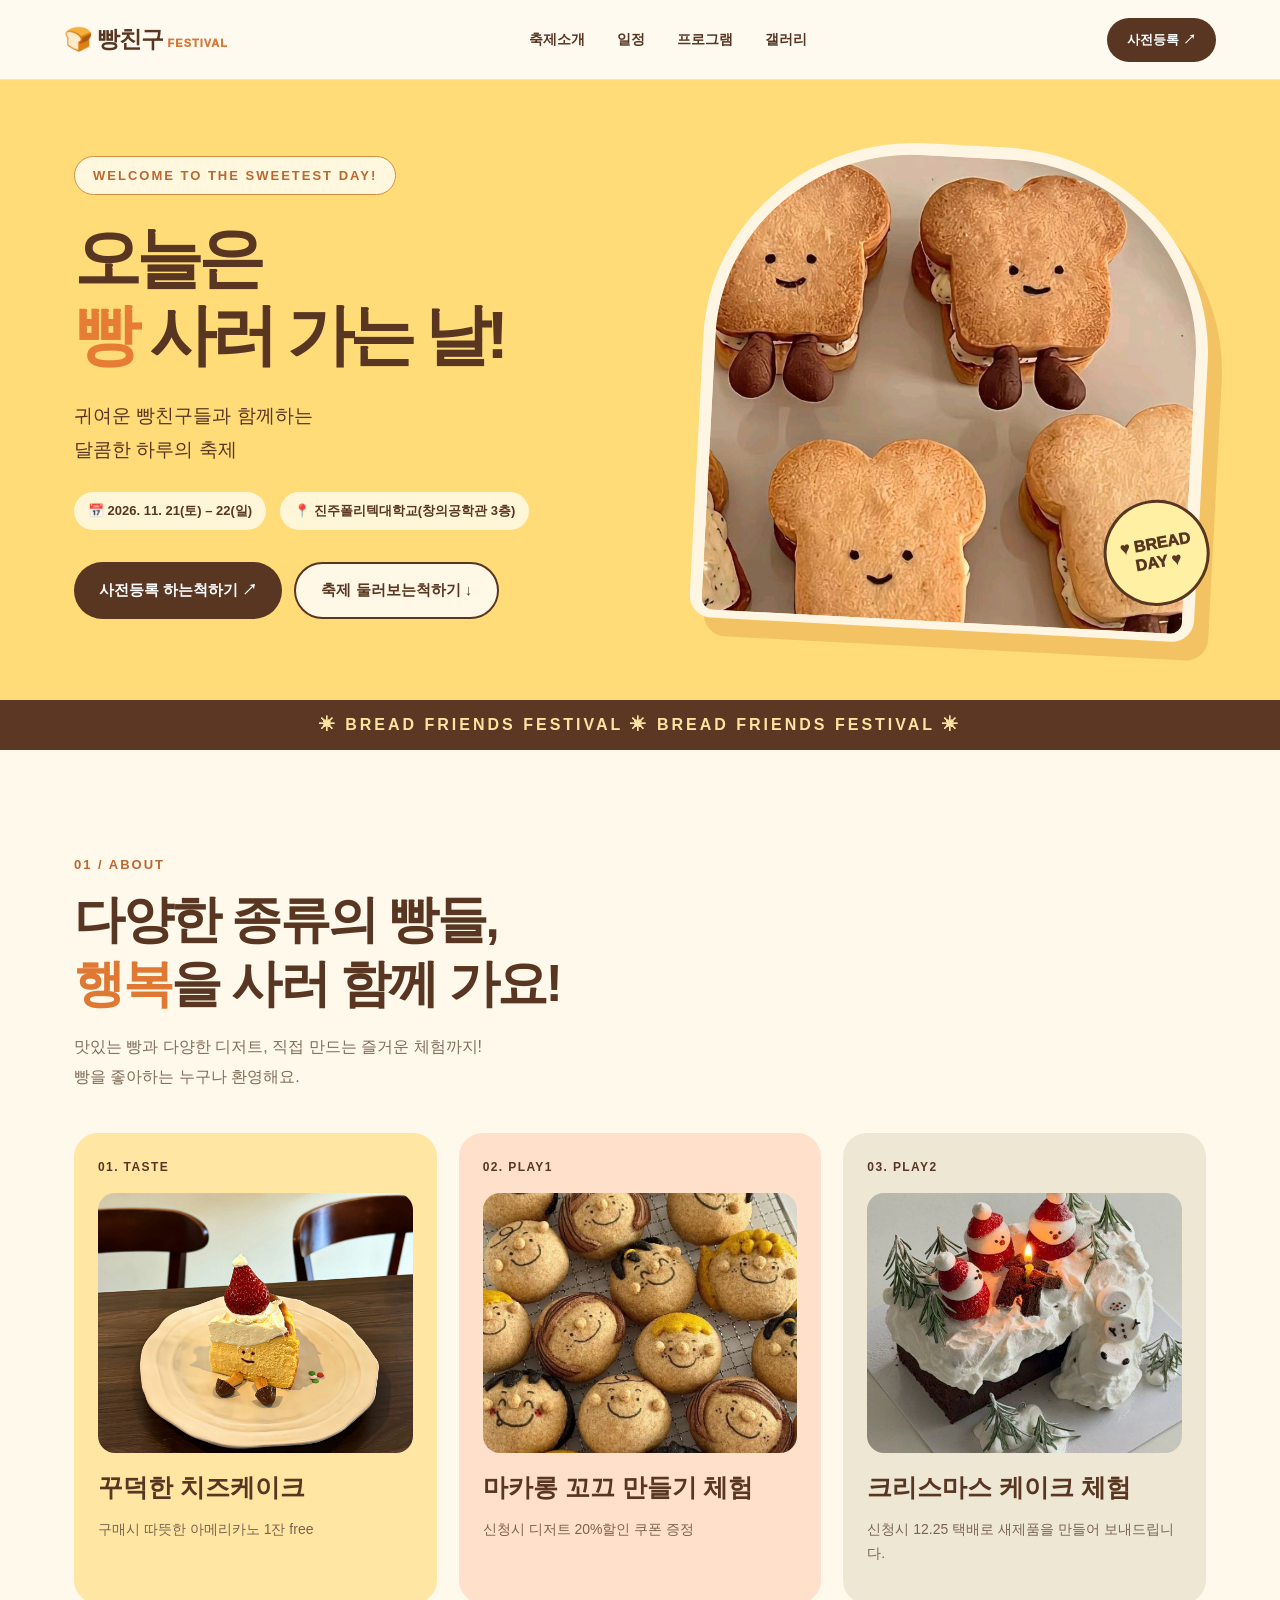
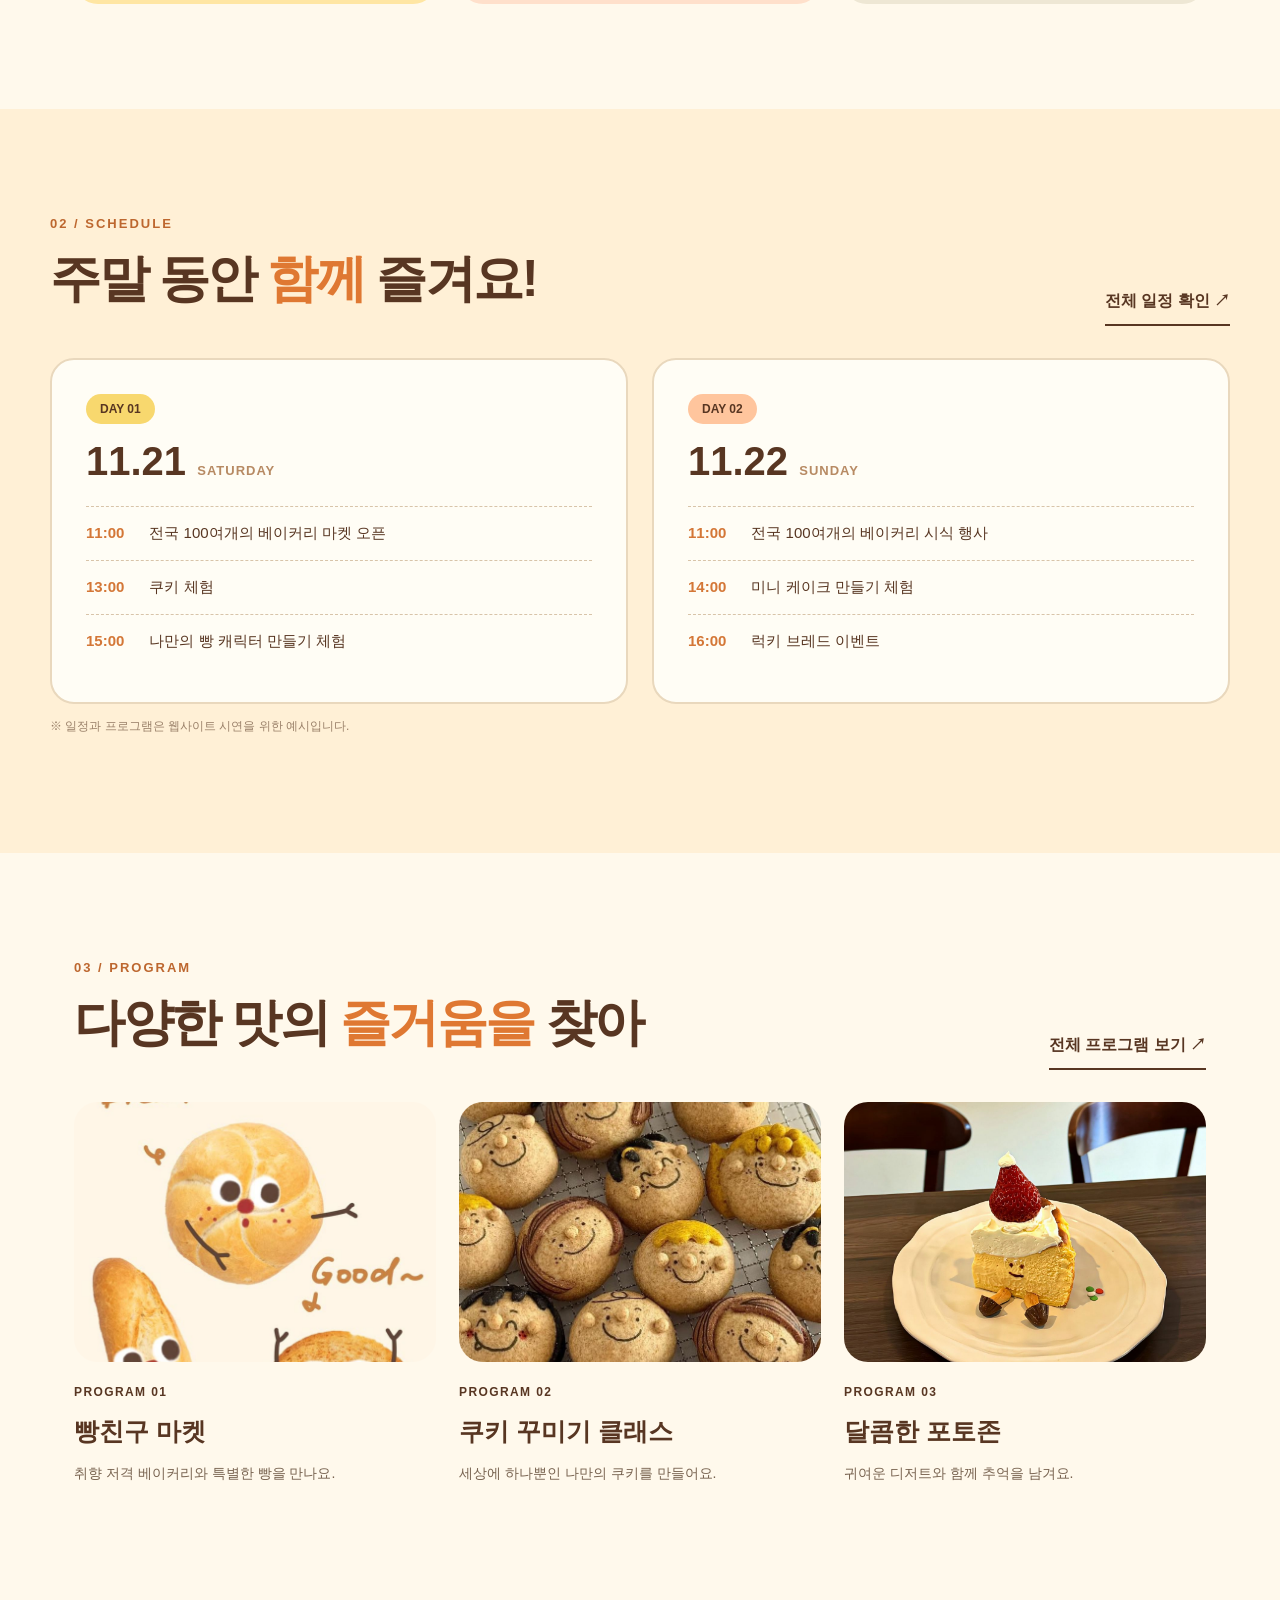
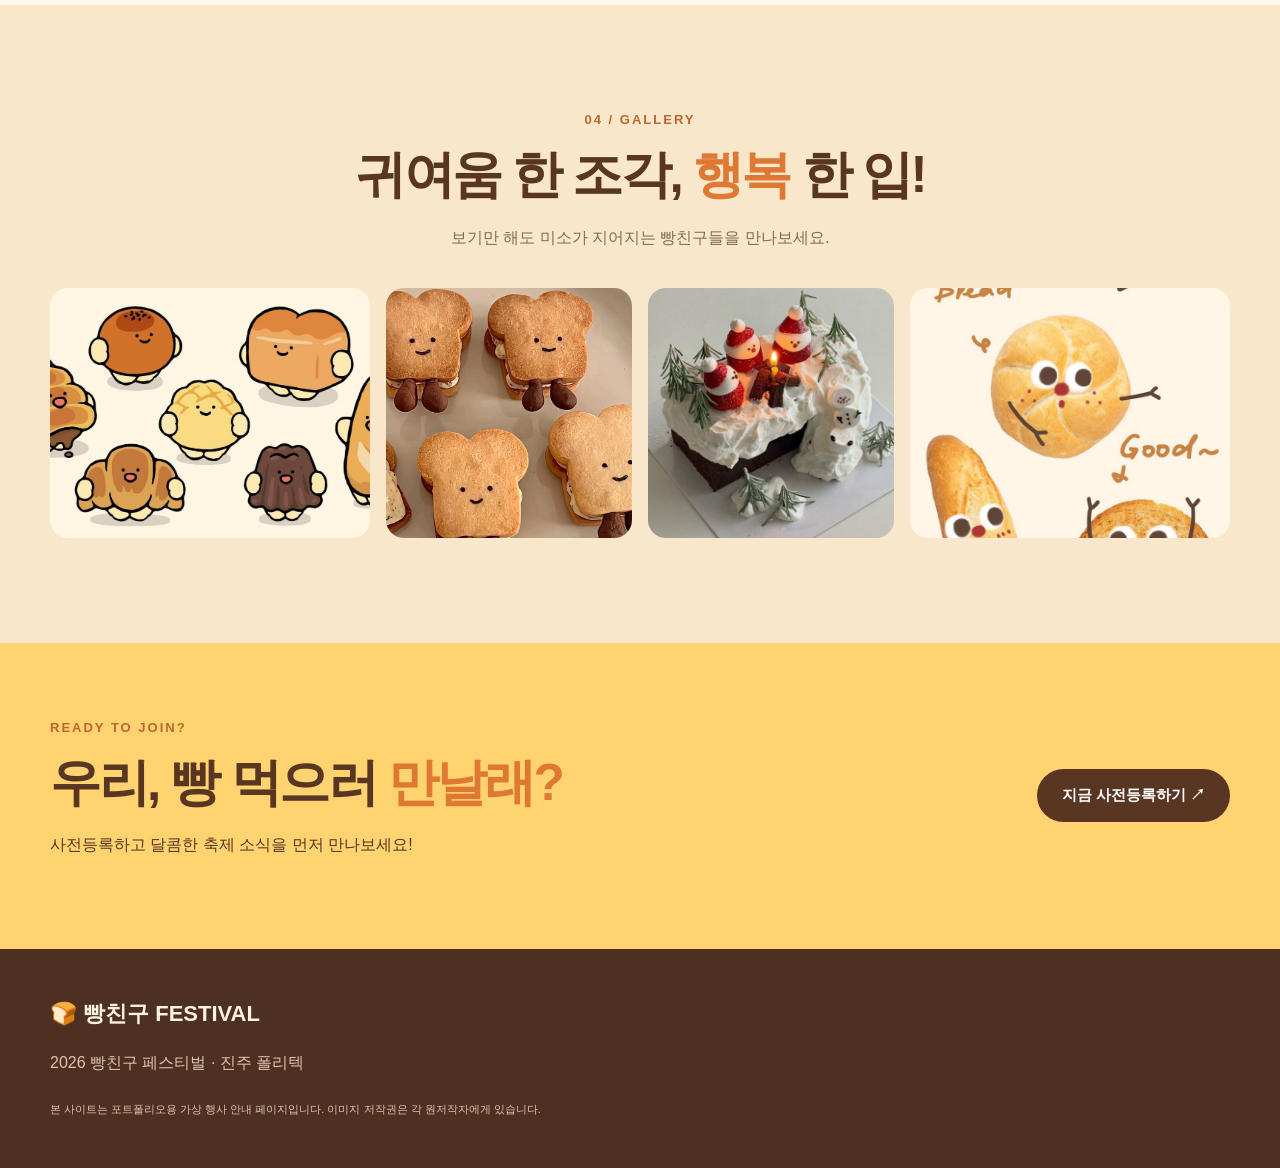
<file: index.html>
<!doctype html><html lang="ko"><head><meta charset="utf-8"><meta name="viewport" content="width=device-width,initial-scale=1"><meta name="description" content="빵친구 페스티벌 행사 안내와 사전등록"><title>빵친구 페스티벌 | 빵으로 만나는 행복</title><link rel="stylesheet" href="css/style.css"><script src="js/main.js" defer></script></head><body>
<header class="header"><a class="brand" href="index.html">🍞 빵친구 <span>FESTIVAL</span></a><nav aria-label="주 메뉴"><a href="#about">축제소개</a><a href="#schedule">일정</a><a href="#program">프로그램</a><a href="#gallery">갤러리</a></nav><a class="nav-cta" href="register.html">사전등록 ↗</a></header>
<main><section class="hero"><div class="hero-inner"><div class="hero-copy"><span class="eyebrow">WELCOME TO THE SWEETEST DAY!</span><h1>오늘은 <br><em>빵</em> 사러 가는 날!</h1><p>귀여운 빵친구들과 함께하는<br>달콤한 하루의 축제</p><div class="hero-meta"><span>📅 2026. 11. 21(토) – 22(일)</span><span>📍 진주폴리텍대학교(창의공학관 3층)</span></div><div class="actions"><a class="btn primary" href="register.html">사전등록 하는척하기 ↗</a><a class="btn secondary" href="#about">축제 둘러보는척하기 ↓</a></div></div><div class="hero-photo"><img src="assets/toast.png" alt="웃는 표정의 귀여운 식빵 디저트"/><span class="photo-sticker"> ♥ BREAD DAY ♥</span></div></div><div class="marquee" aria-hidden="true">✳ BREAD FRIENDS FESTIVAL ✳ BREAD FRIENDS FESTIVAL ✳</div></section>
<section class="section intro" id="about"><div class="section-heading"><span class="kicker">01 / ABOUT</span><h2>다양한 종류의 빵들,<br><em>행복</em>을 사러 함께 가요!</h2><p>맛있는 빵과 다양한 디저트, 직접 만드는 즐거운 체험까지!<br>빵을 좋아하는 누구나 환영해요.</p></div><div class="intro-grid"><article class="intro-card yellow"><span>01. TASTE</span><img src="assets/strawberry.png" alt="딸기와 생크림을 얹은 귀여운 케이크"/><h3>꾸덕한 치즈케이크</h3><p>구매시 따뜻한 아메리카노 1잔 free</p></article><article class="intro-card peach"><span>02. PLAY1</span><img src="assets/cookies.png" alt="웃는 얼굴 모양의 수제 쿠키들"/><h3>마카롱 꼬끄 만들기 체험</h3><p>신청시 디저트 20%할인 쿠폰 증정</p></article><article class="intro-card cream"><span>03. PLAY2</span><img src="assets/christmas.png" alt="딸기 눈사람 장식이 있는 케이크"/><h3>크리스마스 케이크 체험</h3><p>신청시 12.25 택배로 새제품을 만들어 보내드립니다.</p></article></div></section>
<section class="section schedule-section" id="schedule"><div class="section-top"><div><span class="kicker">02 / SCHEDULE</span><h2>주말 동안 <em>함께</em></em> 즐겨요!</h2></div><button class="text-btn" data-modal="scheduleModal">전체 일정 확인 ↗</button></div><div class="schedule-grid"><article class="day-card"><span class="day-pill">DAY 01</span><h3>11.21 <small>SATURDAY</small></h3><div class="time-row"><b>11:00</b><span>전국 100여개의 베이커리 마켓 오픈</span></div><div class="time-row"><b>13:00</b><span>쿠키 체험</span></div><div class="time-row"><b>15:00</b><span>나만의 빵 캐릭터 만들기 체험</span></div></article><article class="day-card"><span class="day-pill orange">DAY 02</span><h3>11.22 <small>SUNDAY</small></h3><div class="time-row"><b>11:00</b><span>전국 100여개의 베이커리 시식 행사</span></div><div class="time-row"><b>14:00</b><span>미니 케이크 만들기 체험</span></div><div class="time-row"><b>16:00</b><span>럭키 브레드 이벤트</span></div></article></div><p class="note">※ 일정과 프로그램은 웹사이트 시연을 위한 예시입니다.</p></section>
<section class="section program-section" id="program"><div class="section-top"><div><span class="kicker">03 / PROGRAM</span><h2>다양한 맛의 <em>즐거움을</em> 찾아</h2></div><button class="text-btn" data-modal="programModal">전체 프로그램 보기 ↗</button></div><div class="program-grid"><article><div class="program-img"><img src="assets/bread-friends.png" alt="표정이 있는 귀여운 빵 일러스트"/></div><span>PROGRAM 01</span><h3>빵친구 마켓</h3><p>취향 저격 베이커리와 특별한 빵을 만나요.</p></article><article><div class="program-img"><img src="assets/cookies.png" alt="다양한 표정의 귀여운 쿠키"/></div><span>PROGRAM 02</span><h3>쿠키 꾸미기 클래스</h3><p>세상에 하나뿐인 나만의 쿠키를 만들어요.</p></article><article><div class="program-img"><img src="assets/strawberry.png" alt="딸기 케이크 디저트"/></div><span>PROGRAM 03</span><h3>달콤한 포토존</h3><p>귀여운 디저트와 함께 추억을 남겨요.</p></article></div></section>
<section class="section gallery-section" id="gallery"><div class="section-heading center"><span class="kicker">04 / GALLERY</span><h2>귀여움 한 조각, <em>행복</em> 한 입!</h2><p>보기만 해도 미소가 지어지는 빵친구들을 만나보세요.</p></div><div class="gallery-grid"><img src="assets/characters.png" alt="다양한 빵 캐릭터 일러스트"/><img src="assets/toast.png" alt="웃는 식빵 디저트"/><img src="assets/christmas.png" alt="귀여운 크리스마스 케이크"/><img src="assets/bread-friends.png" alt="빵 캐릭터 포스터"/></div></section>
<section class="registration-banner"><div><span class="kicker">READY TO JOIN?</span><h2>우리, 빵 먹으러 <em>만날래?</em></h2><p>사전등록하고 달콤한 축제 소식을 먼저 만나보세요!</p></div><a class="btn dark" href="register.html">지금 사전등록하기 ↗</a></section></main><footer><strong>🍞 빵친구 FESTIVAL</strong><p>2026 빵친구 페스티벌 · 진주 폴리텍</p><small>본 사이트는 포트폴리오용 가상 행사 안내 페이지입니다. 이미지 저작권은 각 원저작자에게 있습니다.</small></footer>
<!-- 일정 팝업: 버튼의 data-modal 속성으로 열립니다. --><dialog id="scheduleModal" class="modal"><div class="modal-head"><div><span class="kicker">FULL SCHEDULE</span><h2>전체 일정</h2></div><button class="close-modal" aria-label="닫기">✕</button></div><h3>11월 21일 (토)</h3><ul><li><b>11:00</b> 행사 오픈 및 베이커리 마켓</li><li><b>13:00</b> 쿠키 꾸미기 체험</li><li><b>15:00</b> 빵친구 포토타임</li><li><b>17:00</b> 첫째 날 프로그램 종료</li></ul><h3>11월 22일 (일)</h3><ul><li><b>11:00</b> 마켓 및 시식존 오픈</li><li><b>14:00</b> 미니 케이크 만들기</li><li><b>16:00</b> 럭키 브레드 이벤트</li><li><b>17:00</b> 행사 종료</li></ul><p class="note">시연용 예시 일정입니다.</p></dialog>
<!-- 프로그램 팝업 --><dialog id="programModal" class="modal"><div class="modal-head"><div><span class="kicker">ALL PROGRAMS</span><h2>전체 프로그램</h2></div><button class="close-modal" aria-label="닫기">✕</button></div><div class="modal-program"><h3>🥐 행사 시작 오픈식</h3><p>다양한 빵과 디저트를 구경하고 맛보는 베이커리 마켓</p><h3>🍪 쿠키 꾸미기</h3><p>아이와 어른 모두 참여할 수 있는 쿠키 데코레이션 체험</p><h3>🍰 미니 케이크 클래스</h3><p>나만의 작은 케이크를 완성하는 만들기 프로그램</p><h3>📸 달콤한 포토존</h3><p>빵친구들과 사진을 남기는 포토 스팟</p><h3>🎁 럭키 브레드</h3><p>현장에서 즐기는 소소한 이벤트</p></div><p class="note">시연용 예시 프로그램입니다.</p></dialog>
</body></html>
</file>
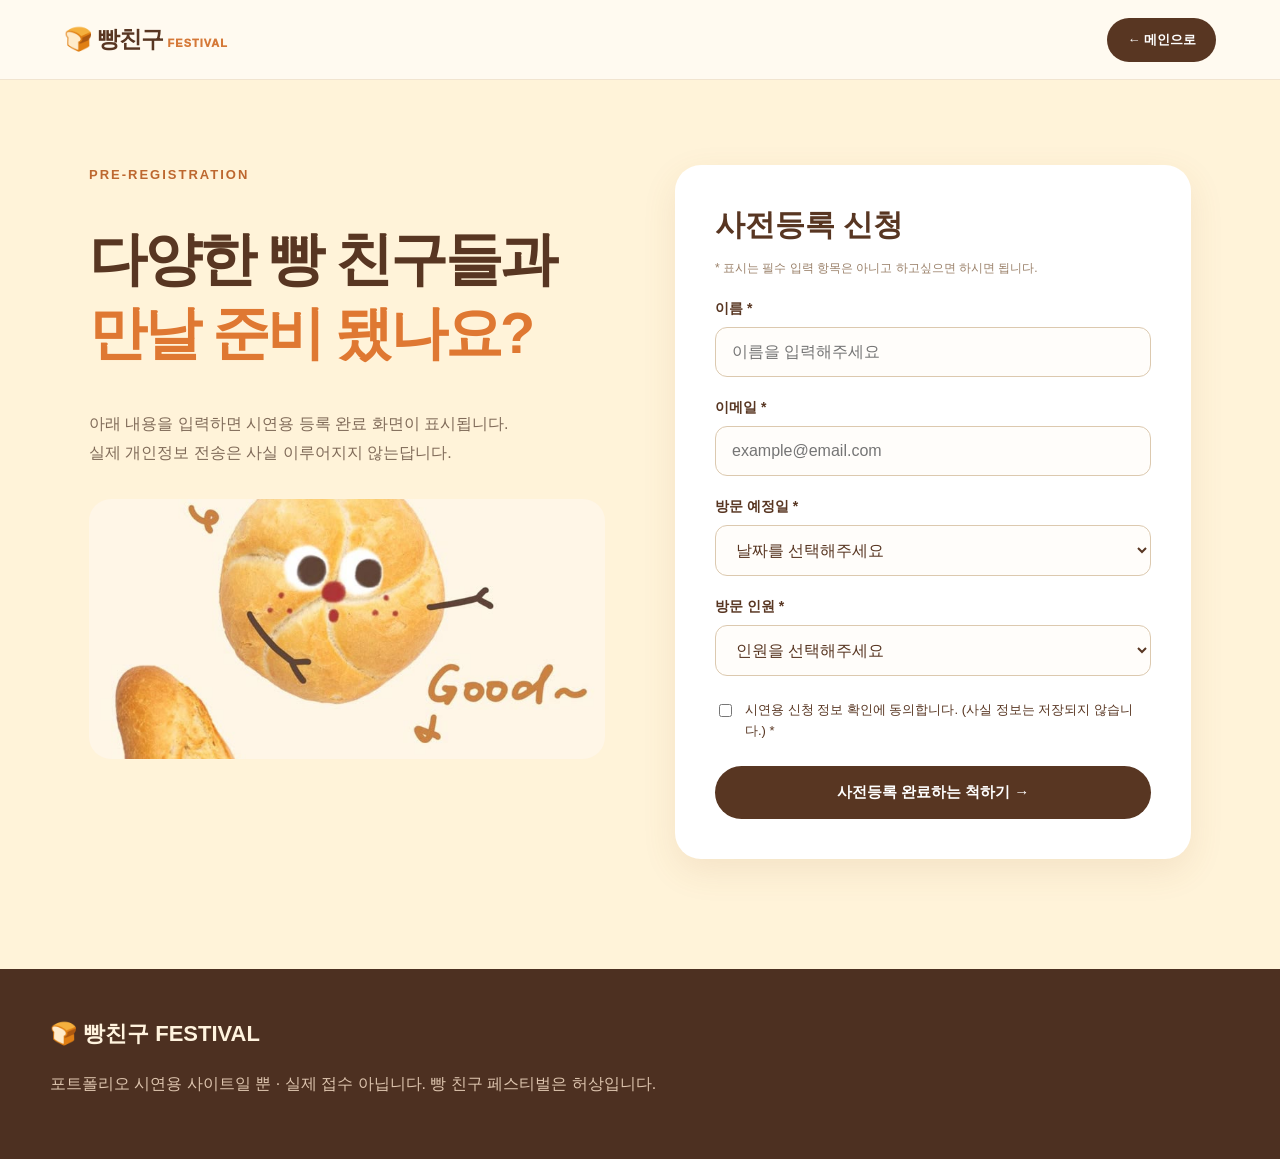
<file: register.html>
<!doctype html><html lang="ko"><head><meta charset="utf-8"><meta name="viewport" content="width=device-width,initial-scale=1"><title>사전등록 | Bread Festival</title><link rel="stylesheet" href="css/style.css"><script src="js/main.js" defer></script></head><body class="register-page"><header class="header"><a class="brand" href="index.html">🍞 빵친구 <span>FESTIVAL</span></a><a class="nav-cta" href="index.html">← 메인으로</a></header><main class="register-wrap"><div class="register-intro"><span class="kicker">PRE-REGISTRATION</span><h1>다양한 빵 친구들과<br><em>만날 준비 됐나요?</em></h1><p>아래 내용을 입력하면 시연용 등록 완료 화면이 표시됩니다.<br>실제 개인정보 전송은 사실 이루어지지 않는답니다.</p><img src="assets/bread-friends.png" alt="귀여운 빵 캐릭터 일러스트"/></div><form id="registrationForm" class="register-form"><h2>사전등록 신청</h2><p class="note">* 표시는 필수 입력 항목은 아니고 하고싶으면 하시면 됩니다.</p><label for="guestName">이름 *</label><input id="guestName" name="guestName" required maxlength="30" placeholder="이름을 입력해주세요"><label for="guestEmail">이메일 *</label><input id="guestEmail" name="guestEmail" type="email" required placeholder="example@email.com"><label for="visitDate">방문 예정일 *</label><select id="visitDate" name="visitDate" required><option value="">날짜를 선택해주세요</option><option>11월 21일 (토)</option><option>11월 22일 (일)</option><option>양일 모두</option></select><label for="guestCount">방문 인원 *</label><select id="guestCount" name="guestCount" required><option value="">인원을 선택해주세요</option><option>1명</option><option>2명</option><option>3명</option><option>4명 이상</option></select><label class="agree"><input type="checkbox" required> <span>시연용 신청 정보 확인에 동의합니다. (사실 정보는 저장되지 않습니다.) *</span></label><button class="btn primary submit" type="submit">사전등록 완료하는 척하기 →</button><div id="formResult" class="form-result" role="status" aria-live="polite" hidden></div></form></main><footer><strong>🍞 빵친구 FESTIVAL</strong><p>포트폴리오 시연용 사이트일 뿐 · 실제 접수 아닙니다. 빵 친구 페스티벌은 허상입니다.</p></footer></body></html>
</file>
<file: css/style.css>
/* 공통 색상: 이 변수만 수정하면 사이트의 주요 색상이 바뀝니다. */
:root{--cream:#fff9ec;--yellow:#ffdf73;--orange:#f49a43;--brown:#583622;--light:#fff1d6;--line:#e9d8bd}*{box-sizing:border-box}html{scroll-behavior:smooth}body{margin:0;background:var(--cream);color:var(--brown);font-family:'Pretendard','Apple SD Gothic Neo','Malgun Gothic',sans-serif}button,input,select{font:inherit}button,a{-webkit-tap-highlight-color:transparent}a{text-decoration:none;color:inherit}img{display:block;max-width:100%}em{font-style:normal;color:#df7832}.header{height:80px;display:flex;align-items:center;justify-content:space-between;gap:22px;padding:0 max(5%,calc((100% - 1180px)/2));background:#fffaf0;position:sticky;top:0;z-index:10;border-bottom:1px solid #f1e4d0}.brand{font-size:23px;font-weight:1000;letter-spacing:-1.2px;white-space:nowrap}.brand span{font-size:11px;letter-spacing:1px;color:#d57938}.header nav{display:flex;gap:32px;font-weight:700;font-size:14px}.header nav a:hover{color:#df7832}.nav-cta{padding:13px 20px;background:var(--brown);color:white;border-radius:40px;font-size:13px;font-weight:800;white-space:nowrap}.hero{background:#ffdc77;overflow:hidden}.hero-inner{max-width:1180px;margin:auto;min-height:615px;padding:65px 24px 70px;display:grid;grid-template-columns:1fr 0.9fr;align-items:center;gap:65px}.eyebrow,.kicker{font-size:13px;font-weight:900;letter-spacing:2px;color:#bd672f}.eyebrow{display:inline-block;background:#fff8df;border:1px solid #d88e42;padding:11px 18px;border-radius:30px}.hero h1{font-size:clamp(46px,5.2vw,78px);letter-spacing:-5px;line-height:1.16;margin:25px 0}.hero h1 em{color:#e77d35}.hero-copy>p{font-size:19px;line-height:1.8}.hero-meta{display:flex;flex-wrap:wrap;gap:14px;font-weight:800;margin:25px 0 32px}.hero-meta span{background:#fff5d7;border-radius:20px;padding:10px 14px;font-size:13px}.actions{display:flex;flex-wrap:wrap;gap:12px}.btn{border:0;display:inline-flex;align-items:center;justify-content:center;cursor:pointer;padding:17px 25px;border-radius:40px;font-weight:900;font-size:15px;transition:transform .2s,box-shadow .2s}.btn:hover{transform:translateY(-3px);box-shadow:0 7px 0 #58362224}.primary{background:#583622;color:#fff}.secondary{background:#fff8e7;border:2px solid #583622}.dark{background:#583622;color:white}.hero-photo{position:relative;transform:rotate(3deg);background:#fff5e3;border:12px solid #fff5e3;border-radius:42% 42% 22px 22px;box-shadow:15px 18px 0 #d78d3c55;max-height:485px;overflow:visible}.hero-photo img{height:465px;width:100%;object-fit:cover;object-position:center 45%;border-radius:41% 41% 12px 12px}.photo-sticker{position:absolute;right:-24px;bottom:23px;background:#fff0a3;border:3px solid var(--brown);border-radius:50%;height:106px;width:106px;display:grid;place-content:center;text-align:center;font-weight:1000;line-height:1.2;transform:rotate(-13deg)}.marquee{background:#5c3824;color:#ffe4a1;padding:16px;text-align:center;font-weight:900;letter-spacing:3px;white-space:nowrap;overflow:hidden}.section{padding:105px 24px;max-width:1180px;margin:auto;scroll-margin-top:90px}.section-heading h2,.section-top h2,.registration-banner h2{font-size:clamp(35px,4vw,54px);letter-spacing:-2.5px;line-height:1.25;margin:15px 0}.section-heading p{line-height:1.85;color:#816c5b}.intro-grid{display:grid;grid-template-columns:repeat(3,1fr);gap:22px;margin-top:42px}.intro-card{border-radius:24px;padding:24px;overflow:hidden}.intro-card.yellow{background:#ffe6a3}.intro-card.peach{background:#ffe0cb}.intro-card.cream{background:#eee7d4}.intro-card>span,.program-grid article>span{font-size:12px;font-weight:900;letter-spacing:1.4px}.intro-card img{width:100%;height:260px;object-fit:cover;border-radius:17px;margin:18px 0}.intro-card h3,.program-grid h3{font-size:25px;margin:15px 0 6px}.intro-card p,.program-grid p{color:#796451;font-size:14px;line-height:1.7}.schedule-section{max-width:none;background:#fff0d6;padding-left:max(24px,calc((100% - 1180px)/2));padding-right:max(24px,calc((100% - 1180px)/2))}.section-top{display:flex;align-items:end;justify-content:space-between;gap:20px}.text-btn{background:transparent;border:0;border-bottom:2px solid var(--brown);color:var(--brown);padding:12px 0;font-weight:900;cursor:pointer}.schedule-grid{display:grid;grid-template-columns:repeat(2,1fr);gap:24px;margin-top:32px}.day-card{background:#fffdf5;padding:34px;border:2px solid #e9d8bd;border-radius:24px}.day-pill{display:inline-block;background:#f8d86e;border-radius:20px;padding:8px 14px;font-size:12px;font-weight:900}.day-pill.orange{background:#ffc59d}.day-card h3{font-size:40px;margin:15px 0 22px}.day-card h3 small{font-size:13px;color:#b78a63;letter-spacing:1px}.time-row{display:flex;gap:25px;padding:17px 0;border-top:1px dashed #d8c4a9;font-size:15px}.time-row b{color:#d47737}.note{color:#9a8069;font-size:12px;line-height:1.7}.program-grid{display:grid;grid-template-columns:repeat(3,1fr);gap:23px;margin-top:32px}.program-img{height:260px;border-radius:24px;overflow:hidden;margin-bottom:20px;background:#f5dfc2}.program-img img{width:100%;height:100%;object-fit:cover}.center{text-align:center}.gallery-section{max-width:none;background:#f9e7cb;padding-left:max(24px,calc((100% - 1180px)/2));padding-right:max(24px,calc((100% - 1180px)/2))}.gallery-grid{display:grid;grid-template-columns:1.3fr 1fr 1fr 1.3fr;gap:16px;margin-top:35px}.gallery-grid img{height:250px;width:100%;object-fit:cover;border-radius:18px}.registration-banner{background:#ffd36f;padding:75px max(24px,calc((100% - 1180px)/2));display:flex;justify-content:space-between;align-items:center;gap:30px}.registration-banner p{line-height:1.7}footer{background:#4d3021;color:#fff3de;padding:45px max(24px,calc((100% - 1180px)/2));line-height:1.8}footer strong{font-size:22px}footer p,footer small{color:#ddc4ae}footer small{font-size:11px}.modal{width:min(580px,calc(100% - 28px));max-height:85vh;border:0;border-radius:25px;padding:32px;background:#fffaf0;color:var(--brown);box-shadow:0 24px 80px #3b231c55}.modal::backdrop{background:#24130ca8}.modal-head{display:flex;justify-content:space-between;align-items:start}.modal-head h2{font-size:35px;margin:10px 0 20px}.close-modal{background:#f5e5c9;border:0;border-radius:50%;width:40px;height:40px;cursor:pointer;font-size:20px}.modal h3{margin:22px 0 10px}.modal ul{list-style:none;padding:0}.modal li{padding:12px 0;border-bottom:1px solid var(--line);display:flex;gap:20px}.modal li b{color:#ce7132}.modal-program h3{color:#b65d28;margin-bottom:5px}.modal-program p{margin-top:0;line-height:1.7;color:#806b59}.register-page{background:#fff3d9}.register-wrap{max-width:1150px;margin:auto;padding:85px 24px 110px;display:grid;grid-template-columns:1fr 1fr;gap:70px;align-items:start}.register-intro h1{font-size:clamp(38px,4.5vw,60px);letter-spacing:-3px;line-height:1.3}.register-intro p{line-height:1.8;color:#806b59}.register-intro img{width:100%;height:260px;object-fit:cover;border-radius:22px;margin-top:32px}.register-form{background:white;padding:40px;border-radius:26px;box-shadow:0 12px 35px #9d68311c}.register-form h2{margin:0;font-size:30px}.register-form label:not(.agree){display:block;margin:22px 0 9px;font-weight:800;font-size:14px}.register-form input:not([type=checkbox]),.register-form select{width:100%;padding:15px 16px;border:1px solid #dcc9af;border-radius:12px;background:#fffdfa;color:#583622}.register-form input:focus,.register-form select:focus{outline:2px solid #f2b64e}.agree{display:flex;align-items:start;gap:10px;margin:24px 0;font-size:13px;line-height:1.6}.agree input{margin-top:4px}.submit{width:100%}.form-result{margin-top:18px;background:#e9f5df;padding:20px;border-radius:12px;line-height:1.7;font-weight:700}.form-result[hidden]{display:none}@media(max-width:850px){.header{padding:0 20px}.header nav{gap:13px}.hero-inner{gap:30px}.hero h1{letter-spacing:-3px}.intro-card img,.program-img{height:190px}.gallery-grid{grid-template-columns:repeat(2,1fr)}.register-wrap{gap:30px}}@media(max-width:650px){.header{height:70px}.header nav{display:none}.brand{font-size:20px}.hero-inner{grid-template-columns:1fr;padding:52px 24px 65px}.hero h1{font-size:49px}.hero-photo{width:85%;margin:15px auto 0}.hero-photo img{height:320px}.section{padding:72px 20px}.intro-grid,.program-grid,.schedule-grid,.register-wrap{grid-template-columns:1fr}.intro-card img{height:250px}.section-top{align-items:start;flex-direction:column}.program-img{height:260px}.gallery-grid img{height:180px}.registration-banner{padding:65px 24px;flex-direction:column;align-items:start}.register-wrap{padding:55px 20px;gap:35px}.register-form{padding:25px}.modal{padding:24px}.day-card{padding:24px}}
</file>
